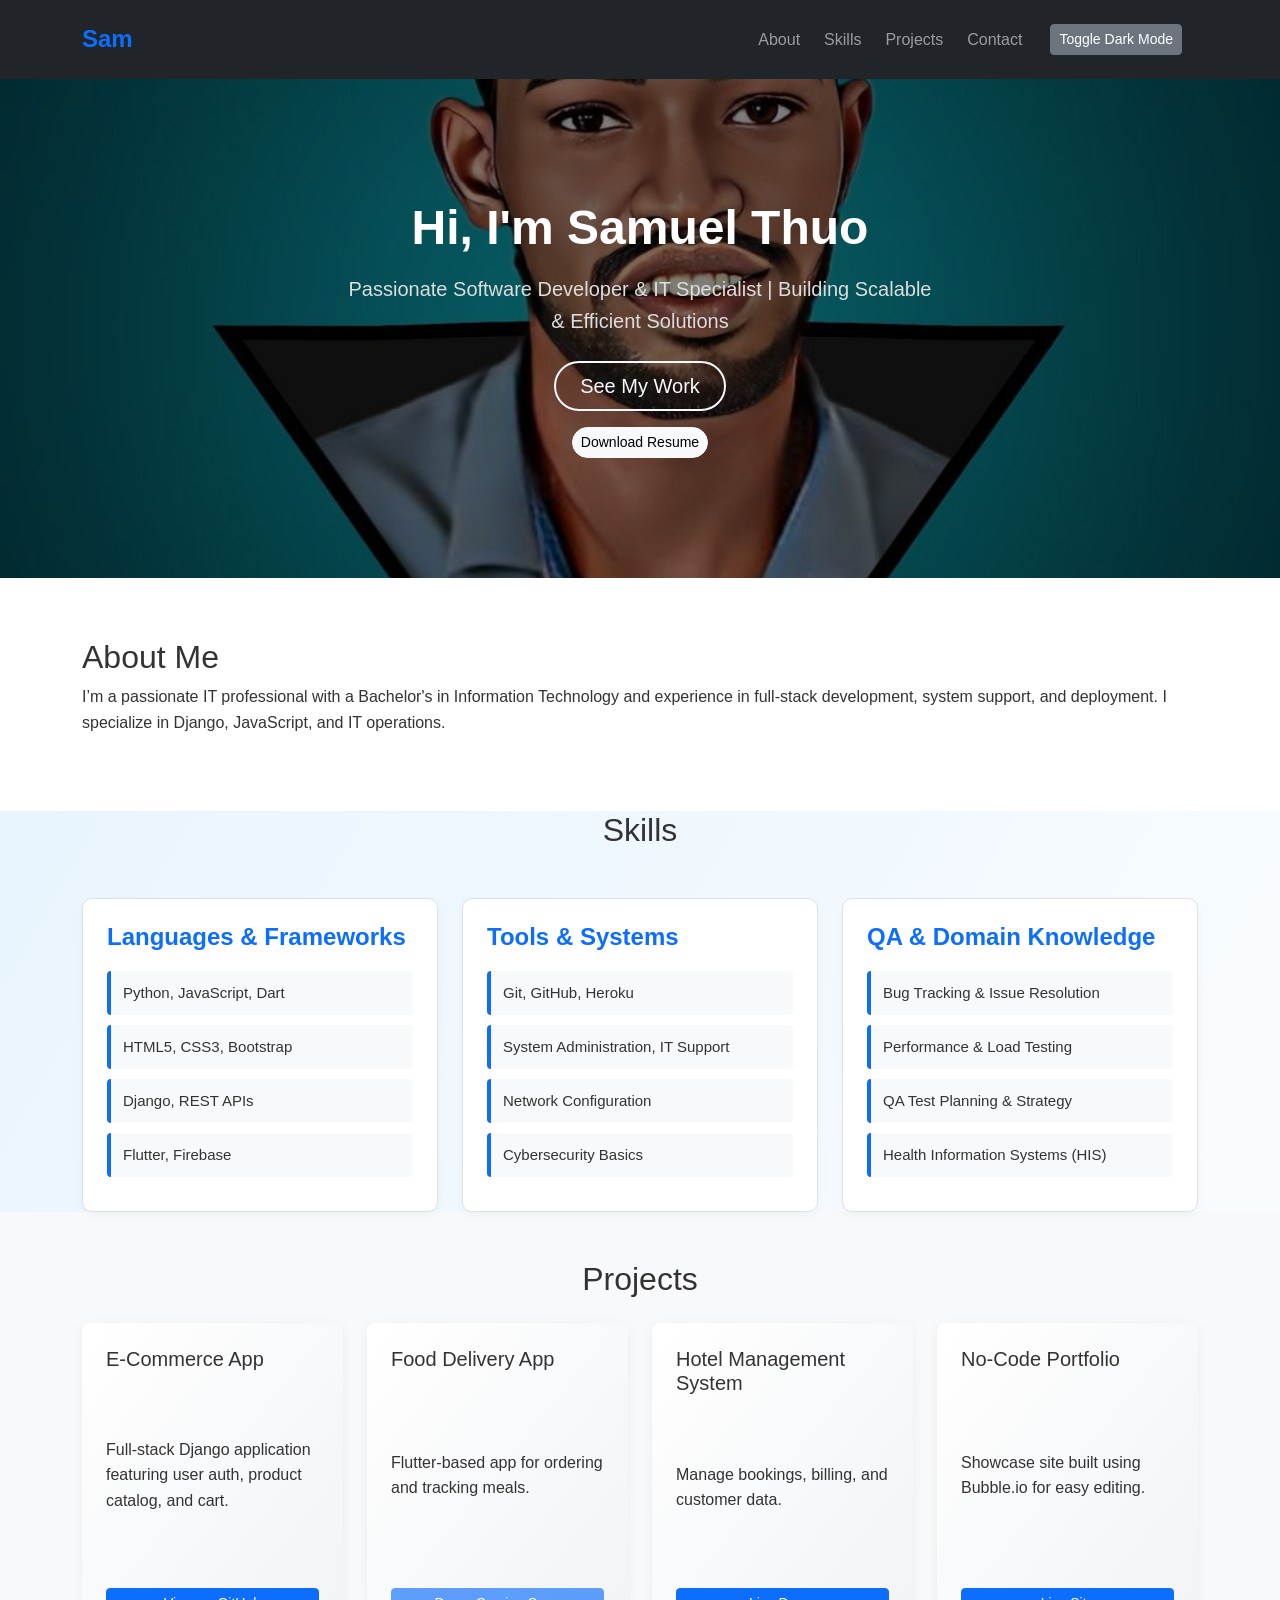
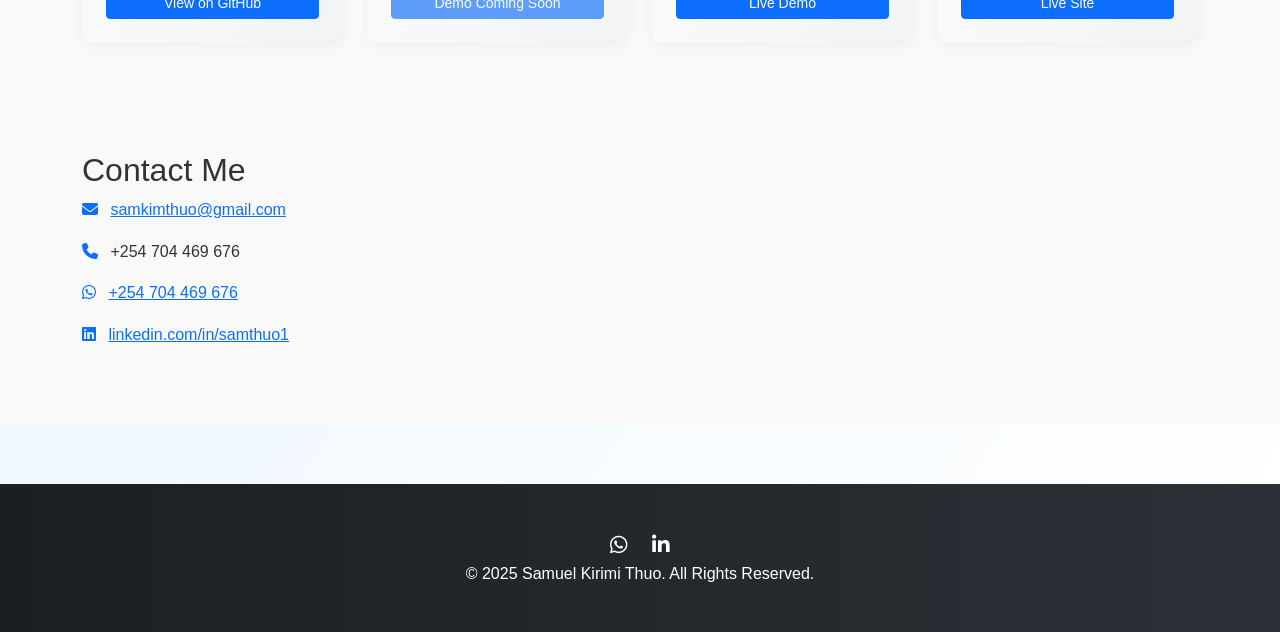
<file: index.html>
<!DOCTYPE html>
<html lang="en">
<head>
  <meta charset="UTF-8" />
  <meta name="viewport" content="width=device-width, initial-scale=1.0" />
  <title>Samuel Thuo | Portfolio</title>
  <link href="https://cdn.jsdelivr.net/npm/bootstrap@5.3.0/dist/css/bootstrap.min.css" rel="stylesheet">
  <link rel="stylesheet" href="https://cdnjs.cloudflare.com/ajax/libs/font-awesome/6.4.0/css/all.min.css">
  <link rel="stylesheet" href="style.css">
</head>
<body>
  <!-- Navbar -->
  <nav class="navbar navbar-expand-lg navbar-dark bg-dark">
    <div class="container">
      <a class="navbar-brand" href="#">Sam</a>
      <button class="navbar-toggler" type="button" data-bs-toggle="collapse" data-bs-target="#navbarNav">
        <span class="navbar-toggler-icon"></span>
      </button>
      <div class="collapse navbar-collapse" id="navbarNav">
        <ul class="navbar-nav ms-auto">
          <li class="nav-item"><a class="nav-link" href="#about">About</a></li>
          <li class="nav-item"><a class="nav-link" href="#skills">Skills</a></li>
          <li class="nav-item"><a class="nav-link" href="#projects">Projects</a></li>
          <li class="nav-item"><a class="nav-link" href="#contact">Contact</a></li>
        </ul>
      </div>
        <div class="text-end p-3">
  <button id="toggle-dark" class="btn btn-sm btn-secondary">Toggle Dark Mode</button>
</div>
    </div>
  </nav>

  <!-- Hero Section -->
  <section class="hero d-flex flex-column justify-content-center align-items-center">
    <div class="container text-center">
      <h1 class="display-4 fw-bold mb-3">Hi, I'm Samuel Thuo</h1>
      <p class="lead mb-4">Passionate Software Developer &  IT Specialist | Building Scalable & Efficient Solutions</p>
      <a href="#projects" class="btn btn-lg btn-outline-light rounded-pill px-4">See My Work</a><br>
      <a href="assets/Resume.pdf" class="btn btn-light btn-sm rounded-pill mt-3" target="_blank">Download Resume</a>
    </div>
  </section>

  <!-- About Section -->
  <section id="about">
    <div class="container">
      <h2>About Me</h2>
      <p>I’m a passionate IT professional with a Bachelor's in Information Technology and experience in full-stack development, system support, and deployment. I specialize in Django, JavaScript, and IT operations.</p>
    </div>
  </section>

 <section id="skills">
  <div class="container">
    <h2 class="text-center mb-5">Skills</h2>
    <div class="row g-4">
      
      <div class="col-md-4">
        <div class="skill-card p-4">
          <h4>Languages & Frameworks</h4>
          <ul>
            <li>Python, JavaScript, Dart</li>
            <li>HTML5, CSS3, Bootstrap</li>
            <li>Django, REST APIs</li>
            <li>Flutter, Firebase</li>
          </ul>
        </div>
      </div>

      <div class="col-md-4">
        <div class="skill-card p-4">
          <h4>Tools & Systems</h4>
          <ul>
            <li>Git, GitHub, Heroku</li>
            <li>System Administration, IT Support</li>
            <li>Network Configuration</li>
            <li>Cybersecurity Basics</li>
          </ul>
        </div>
      </div>

      <div class="col-md-4">
        <div class="skill-card p-4">
          <h4>QA & Domain Knowledge</h4>
          <ul>
            <li>Bug Tracking & Issue Resolution</li>
            <li>Performance & Load Testing</li>
            <li>QA Test Planning & Strategy</li>
            <li>Health Information Systems (HIS)</li>
          </ul>
        </div>
      </div>

    </div>
  </div>
</section>


  <!-- Projects Section -->
  <section id="projects" class="py-5 bg-light">
    <div class="container">
      <h2 class="mb-4 text-center">Projects</h2>
      <div class="row g-4">
        <div class="col-md-6 col-lg-3">
          <div class="project-card">
            <h5>E-Commerce App</h5>
            <p>Full-stack Django application featuring user auth, product catalog, and cart.</p>
            <a href="https://github.com/SamueLThuo/project" target="_blank" class="btn btn-primary btn-sm">View on GitHub</a>
          </div>
        </div>
        <div class="col-md-6 col-lg-3">
          <div class="project-card">
            <h5>Food Delivery App</h5>
            <p>Flutter-based app for ordering and tracking meals.</p>
            <a href="#" class="btn btn-primary btn-sm disabled">Demo Coming Soon</a>
          </div>
        </div>
        <div class="col-md-6 col-lg-3">
          <div class="project-card">
            <h5>Hotel Management System</h5>
            <p>Manage bookings, billing, and customer data.</p>
            <a href="https://samuelthuo.github.io/Hotelmanagementsystem/" target="_blank" class="btn btn-primary btn-sm">Live Demo</a>
          </div>
        </div>
        <div class="col-md-6 col-lg-3">
          <div class="project-card">
            <h5>No-Code Portfolio</h5>
            <p>Showcase site built using Bubble.io for easy editing.</p>
            <a href="https://spareit.bubbleapps.io/version-test?debug_mode=true" target="_blank" class="btn btn-primary btn-sm">Live Site</a>
          </div>
        </div>
      </div>
    </div>
  </section>

  <!-- Contact Section -->
  <section id="contact">
    <div class="container">
      <h2>Contact Me</h2>
      <p><i class="fas fa-envelope"></i> <a href="mailto:samkimthuo@gmail.com">samkimthuo@gmail.com</a></p>
      <p><i class="fas fa-phone"></i> +254 704 469 676</p>
      <p><i class="fab fa-whatsapp"></i> <a href="https://wa.me/254704469676" target="_blank">+254 704 469 676</a></p>
      <p><i class="fab fa-linkedin"></i> <a href="https://linkedin.com/in/samthuo1" target="_blank">linkedin.com/in/samthuo1</a></p>
    </div>
  </section>

  <!-- Footer -->
  <footer>
    <div class="social-icons">
      <a href="https://wa.me/254704469676" target="_blank"><i class="fab fa-whatsapp"></i></a>
      <a href="https://linkedin.com/in/samthuo1" target="_blank"><i class="fab fa-linkedin-in"></i></a>
    </div>
    <p>&copy; 2025 Samuel Kirimi Thuo. All Rights Reserved.</p>
  </footer>

  <!-- Scripts -->
  <script src="https://cdn.jsdelivr.net/npm/bootstrap@5.3.0/dist/js/bootstrap.bundle.min.js"></script>
  <script src="script.js"></script>
</body>
</html>
</file>
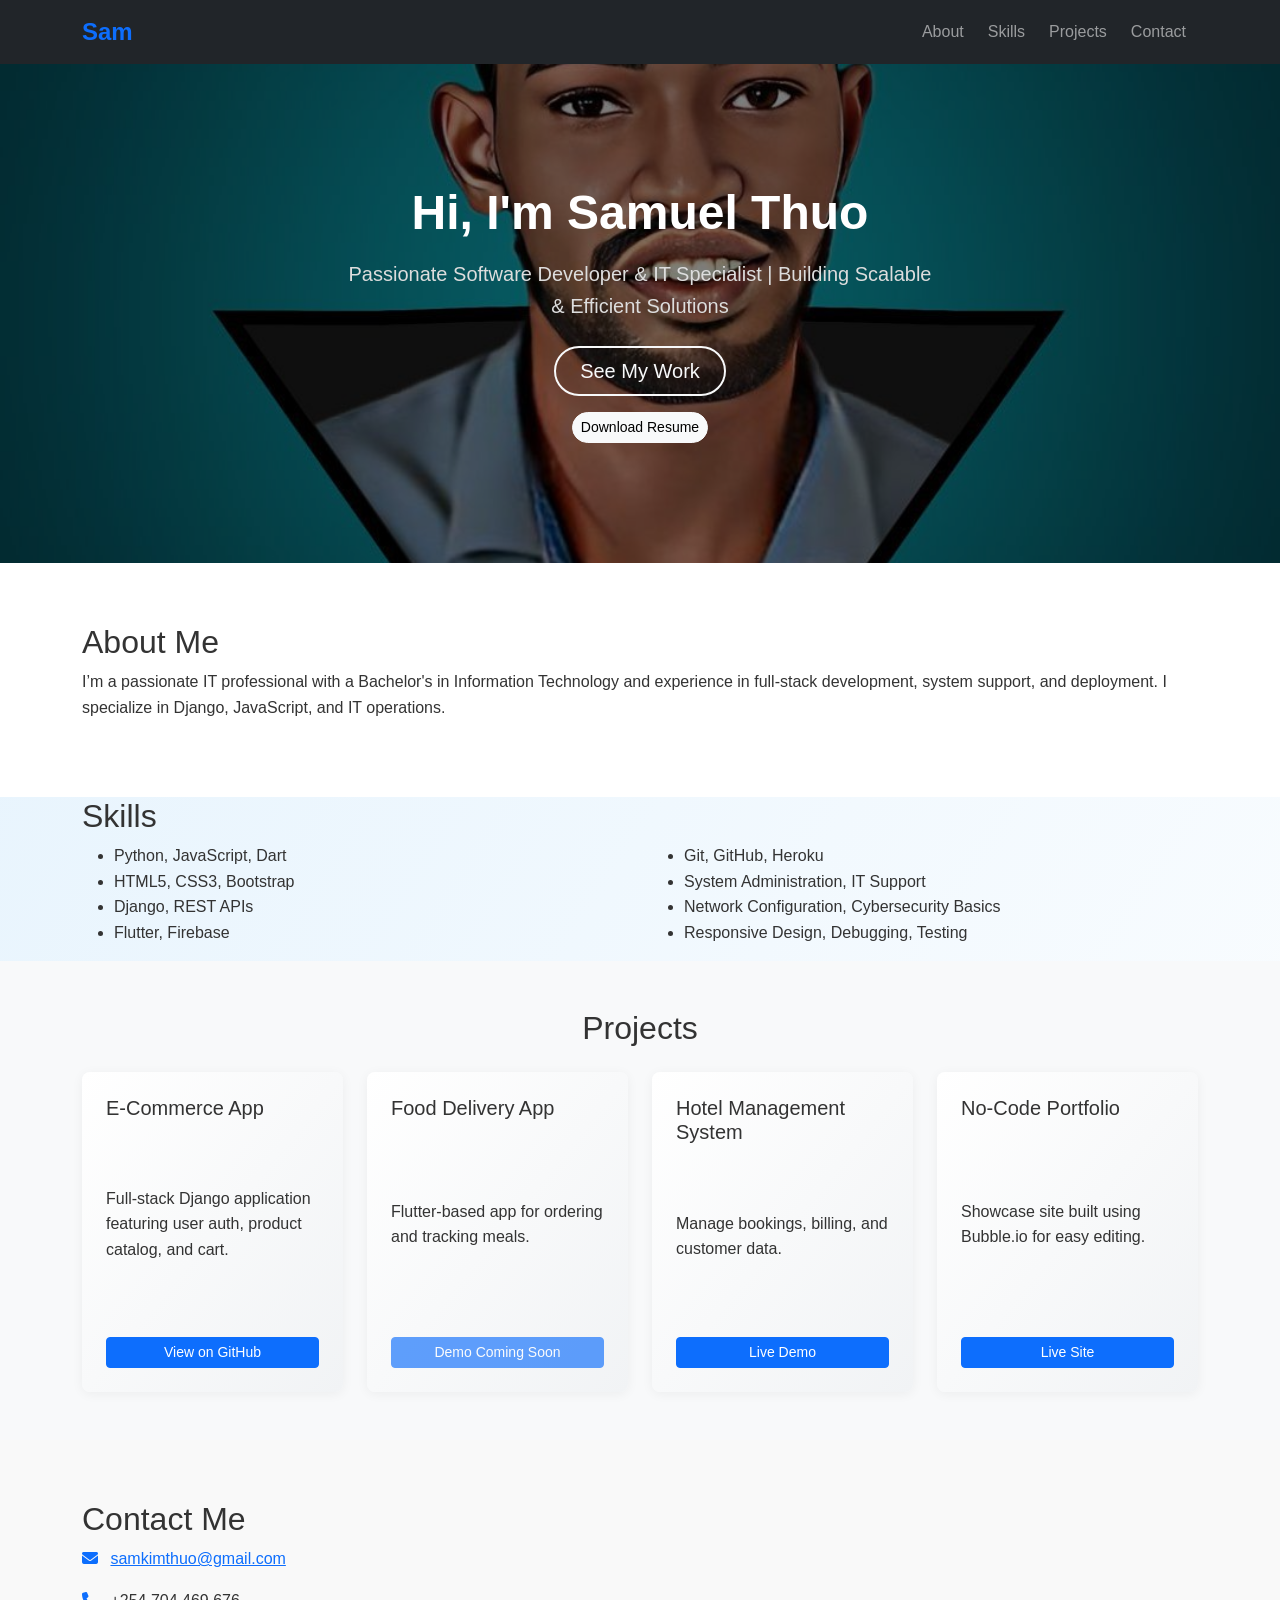
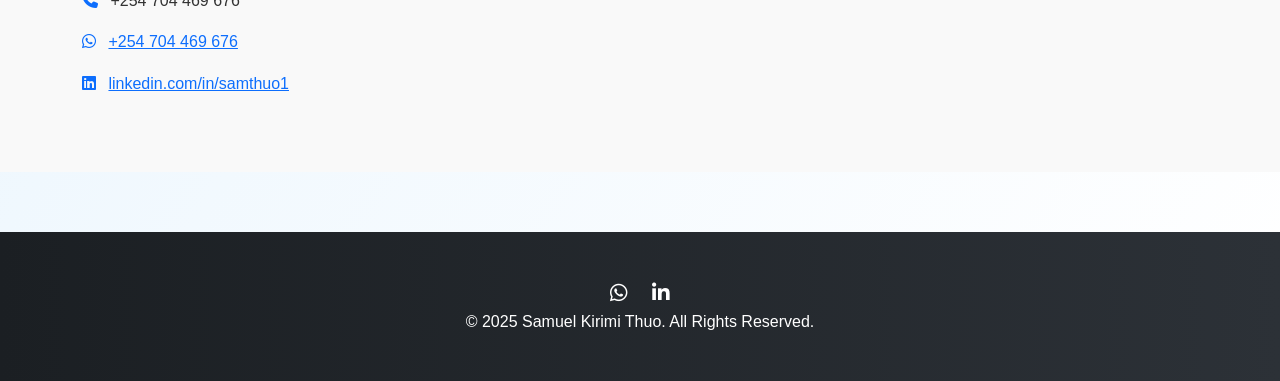
<file: homepage.html>
<!DOCTYPE html>
<html lang="en">
<head>
  <meta charset="UTF-8" />
  <meta name="viewport" content="width=device-width, initial-scale=1.0" />
  <title>Samuel Thuo | Portfolio</title>
  <link href="https://cdn.jsdelivr.net/npm/bootstrap@5.3.0/dist/css/bootstrap.min.css" rel="stylesheet">
  <link rel="stylesheet" href="https://cdnjs.cloudflare.com/ajax/libs/font-awesome/6.4.0/css/all.min.css">
  <link rel="stylesheet" href="style.css">
</head>
<body>

  <!-- Navbar -->
  <nav class="navbar navbar-expand-lg navbar-dark bg-dark">
    <div class="container">
      <a class="navbar-brand" href="#">Sam</a>
      <button class="navbar-toggler" type="button" data-bs-toggle="collapse" data-bs-target="#navbarNav">
        <span class="navbar-toggler-icon"></span>
      </button>
      <div class="collapse navbar-collapse" id="navbarNav">
        <ul class="navbar-nav ms-auto">
          <li class="nav-item"><a class="nav-link" href="#about">About</a></li>
          <li class="nav-item"><a class="nav-link" href="#skills">Skills</a></li>
          <li class="nav-item"><a class="nav-link" href="#projects">Projects</a></li>
          <li class="nav-item"><a class="nav-link" href="#contact">Contact</a></li>
        </ul>
      </div>
    </div>
  </nav>

  <!-- Hero Section -->
  <section class="hero d-flex flex-column justify-content-center align-items-center">
    <div class="container text-center">
      <h1 class="display-4 fw-bold mb-3">Hi, I'm Samuel Thuo</h1>
      <p class="lead mb-4">Passionate Software Developer &  IT Specialist | Building Scalable & Efficient Solutions</p>
      <a href="#projects" class="btn btn-lg btn-outline-light rounded-pill px-4">See My Work</a><br>
      <a href="assets/Resume.pdf" class="btn btn-light btn-sm rounded-pill mt-3" target="_blank">Download Resume</a>
    </div>
  </section>

  <!-- About Section -->
  <section id="about">
    <div class="container">
      <h2>About Me</h2>
      <p>I’m a passionate IT professional with a Bachelor's in Information Technology and experience in full-stack development, system support, and deployment. I specialize in Django, JavaScript, and IT operations.</p>
    </div>
  </section>

  <!-- Skills Section -->
  <section id="skills">
    <div class="container">
      <h2>Skills</h2>
      <div class="row">
        <div class="col-md-6">
          <ul>
            <li>Python, JavaScript, Dart</li>
            <li>HTML5, CSS3, Bootstrap</li>
            <li>Django, REST APIs</li>
            <li>Flutter, Firebase</li>
          </ul>
        </div>
        <div class="col-md-6">
          <ul>
            <li>Git, GitHub, Heroku</li>
            <li>System Administration, IT Support</li>
            <li>Network Configuration, Cybersecurity Basics</li>
            <li>Responsive Design, Debugging, Testing</li>
          </ul>
        </div>
      </div>
    </div>
  </section>

  <!-- Projects Section -->
  <section id="projects" class="py-5 bg-light">
    <div class="container">
      <h2 class="mb-4 text-center">Projects</h2>
      <div class="row g-4">
        <div class="col-md-6 col-lg-3">
          <div class="project-card">
            <h5>E-Commerce App</h5>
            <p>Full-stack Django application featuring user auth, product catalog, and cart.</p>
            <a href="https://github.com/SamueLThuo/project" target="_blank" class="btn btn-primary btn-sm">View on GitHub</a>
          </div>
        </div>
        <div class="col-md-6 col-lg-3">
          <div class="project-card">
            <h5>Food Delivery App</h5>
            <p>Flutter-based app for ordering and tracking meals.</p>
            <a href="#" class="btn btn-primary btn-sm disabled">Demo Coming Soon</a>
          </div>
        </div>
        <div class="col-md-6 col-lg-3">
          <div class="project-card">
            <h5>Hotel Management System</h5>
            <p>Manage bookings, billing, and customer data.</p>
            <a href="https://samuelthuo.github.io/Hotelmanagementsystem/" target="_blank" class="btn btn-primary btn-sm">Live Demo</a>
          </div>
        </div>
        <div class="col-md-6 col-lg-3">
          <div class="project-card">
            <h5>No-Code Portfolio</h5>
            <p>Showcase site built using Bubble.io for easy editing.</p>
            <a href="https://spareit.bubbleapps.io/version-test?debug_mode=true" target="_blank" class="btn btn-primary btn-sm">Live Site</a>
          </div>
        </div>
      </div>
    </div>
  </section>

  <!-- Contact Section -->
  <section id="contact">
    <div class="container">
      <h2>Contact Me</h2>
      <p><i class="fas fa-envelope"></i> <a href="mailto:samkimthuo@gmail.com">samkimthuo@gmail.com</a></p>
      <p><i class="fas fa-phone"></i> +254 704 469 676</p>
      <p><i class="fab fa-whatsapp"></i> <a href="https://wa.me/254704469676" target="_blank">+254 704 469 676</a></p>
      <p><i class="fab fa-linkedin"></i> <a href="https://linkedin.com/in/samthuo1" target="_blank">linkedin.com/in/samthuo1</a></p>
    </div>
  </section>

  <!-- Footer -->
  <footer>
    <div class="social-icons">
      <a href="https://wa.me/254704469676" target="_blank"><i class="fab fa-whatsapp"></i></a>
      <a href="https://linkedin.com/in/samthuo1" target="_blank"><i class="fab fa-linkedin-in"></i></a>
    </div>
    <p>&copy; 2025 Samuel Kirimi Thuo. All Rights Reserved.</p>
  </footer>

  <!-- Scripts -->
  <script src="https://cdn.jsdelivr.net/npm/bootstrap@5.3.0/dist/js/bootstrap.bundle.min.js"></script>
  <script src="script.js"></script>
</body>
</html>
</file>
<file: style.css>
body {
  font-family: 'Segoe UI', Tahoma, Geneva, Verdana, sans-serif;
  background: linear-gradient(to bottom right, #e3f2fd, #ffffff);
  color: #333;
  line-height: 1.6;
}

.hero {
  background: url('assets/841c0ff8-8154-4367-9237-5a341838e73a-1.jpg') no-repeat right center / cover;
  color: white;
  padding: 120px 0;
  text-align: center;
  position: relative;
}

/* Optional: Add a dark overlay to improve text readability */
.hero::before {
  content: "";
  position: absolute;
  top: 0;
  left: 0;
  width: 100%;
  height: 100%;
  background-color: rgba(0, 0, 0, 0.5); /* Adjust opacity as needed */
  z-index: 1;
}

.hero .container {
  position: relative;
  z-index: 2;
}


.hero h1 {
  font-size: 3rem;
  color: #fff;
  animation: fadeInUp 1s ease-out both;
}

.hero p.lead {
  font-size: 1.25rem;
  max-width: 600px;
  margin: 0 auto 20px;
  color: #ddd;
  animation: fadeInUp 1.2s ease-out both;
}

@keyframes fadeInUp {
  from {
    opacity: 0;
    transform: translateY(40px);
  }
  to {
    opacity: 1;
    transform: translateY(0);
  }
}

.btn-outline-light {
  border-width: 2px;
  font-weight: 500;
}

.project-card {
  border: none;
  border-radius: 8px;
  padding: 24px;
  transition: transform 0.3s, box-shadow 0.3s;
  background: linear-gradient(to bottom right, #ffffff, #f1f3f5);
  box-shadow: 0 2px 12px rgba(0, 0, 0, 0.05);
  min-height: 320px;
  display: flex;
  flex-direction: column;
  justify-content: space-between;
}

.project-card:hover {
  transform: translateY(-5px);
  box-shadow: 0 6px 20px rgba(0, 0, 0, 0.1);
}

footer {
  background: linear-gradient(to right, #1b1f23, #2c3137);
  color: white;
  text-align: center;
  padding: 30px 0;
  margin-top: 60px;
}

/* Skills Section Cards Layout */
.skill-card {
  background: #ffffff;
  border: 1px solid #dee2e6;
  border-radius: 10px;
  box-shadow: 0 4px 10px rgba(0, 0, 0, 0.03);
  transition: transform 0.3s ease, box-shadow 0.3s ease;
  height: 100%;
}

.skill-card:hover {
  transform: translateY(-5px);
  box-shadow: 0 8px 20px rgba(0, 0, 0, 0.08);
}

.skill-card h4 {
  font-weight: 600;
  margin-bottom: 20px;
  color: #0d6efd;
}

.skill-card ul {
  list-style: none;
  padding-left: 0;
  margin-bottom: 0;
}

.skill-card ul li {
  background-color: #f8f9fa;
  padding: 10px 12px;
  margin-bottom: 10px;
  border-left: 4px solid #0d6efd;
  border-radius: 4px;
  font-size: 15px;
  transition: background-color 0.3s ease;
}

.skill-card ul li:hover {
  background-color: #e0f0ff;
}


/* Section Backgrounds */
#about {
  background-color: #ffffff;
  padding: 60px 0;
}

#contact {
  background-color: #f9f9f9;
  padding: 60px 0;
}

/* Navbar hover effects */
.navbar-dark .navbar-nav .nav-link {
  transition: background-color 0.3s, color 0.3s;
  border-radius: 4px;
  padding: 8px 12px;
}

.navbar-dark .navbar-nav .nav-link:hover {
  background-color: rgba(255, 255, 255, 0.2);
  color: #ffffff;
}

.navbar-dark .navbar-brand {
  font-weight: bold;
  color: #0d6efd;
  font-size: 24px;
}

.navbar-dark .navbar-brand:hover {
  color: #ffc107;
  transition: color 0.3s;
}

/* Social Media Icons */
.social-icons {
  margin-top: 15px;
}

.social-icons a {
  color: white;
  margin: 0 10px;
  font-size: 20px;
  transition: color 0.3s;
}

.social-icons a:hover {
  color: #0d6efd;
}

/* Contact Icons Styling */
#contact i {
  color: #0d6efd;
  margin-right: 8px;
}
</file>
